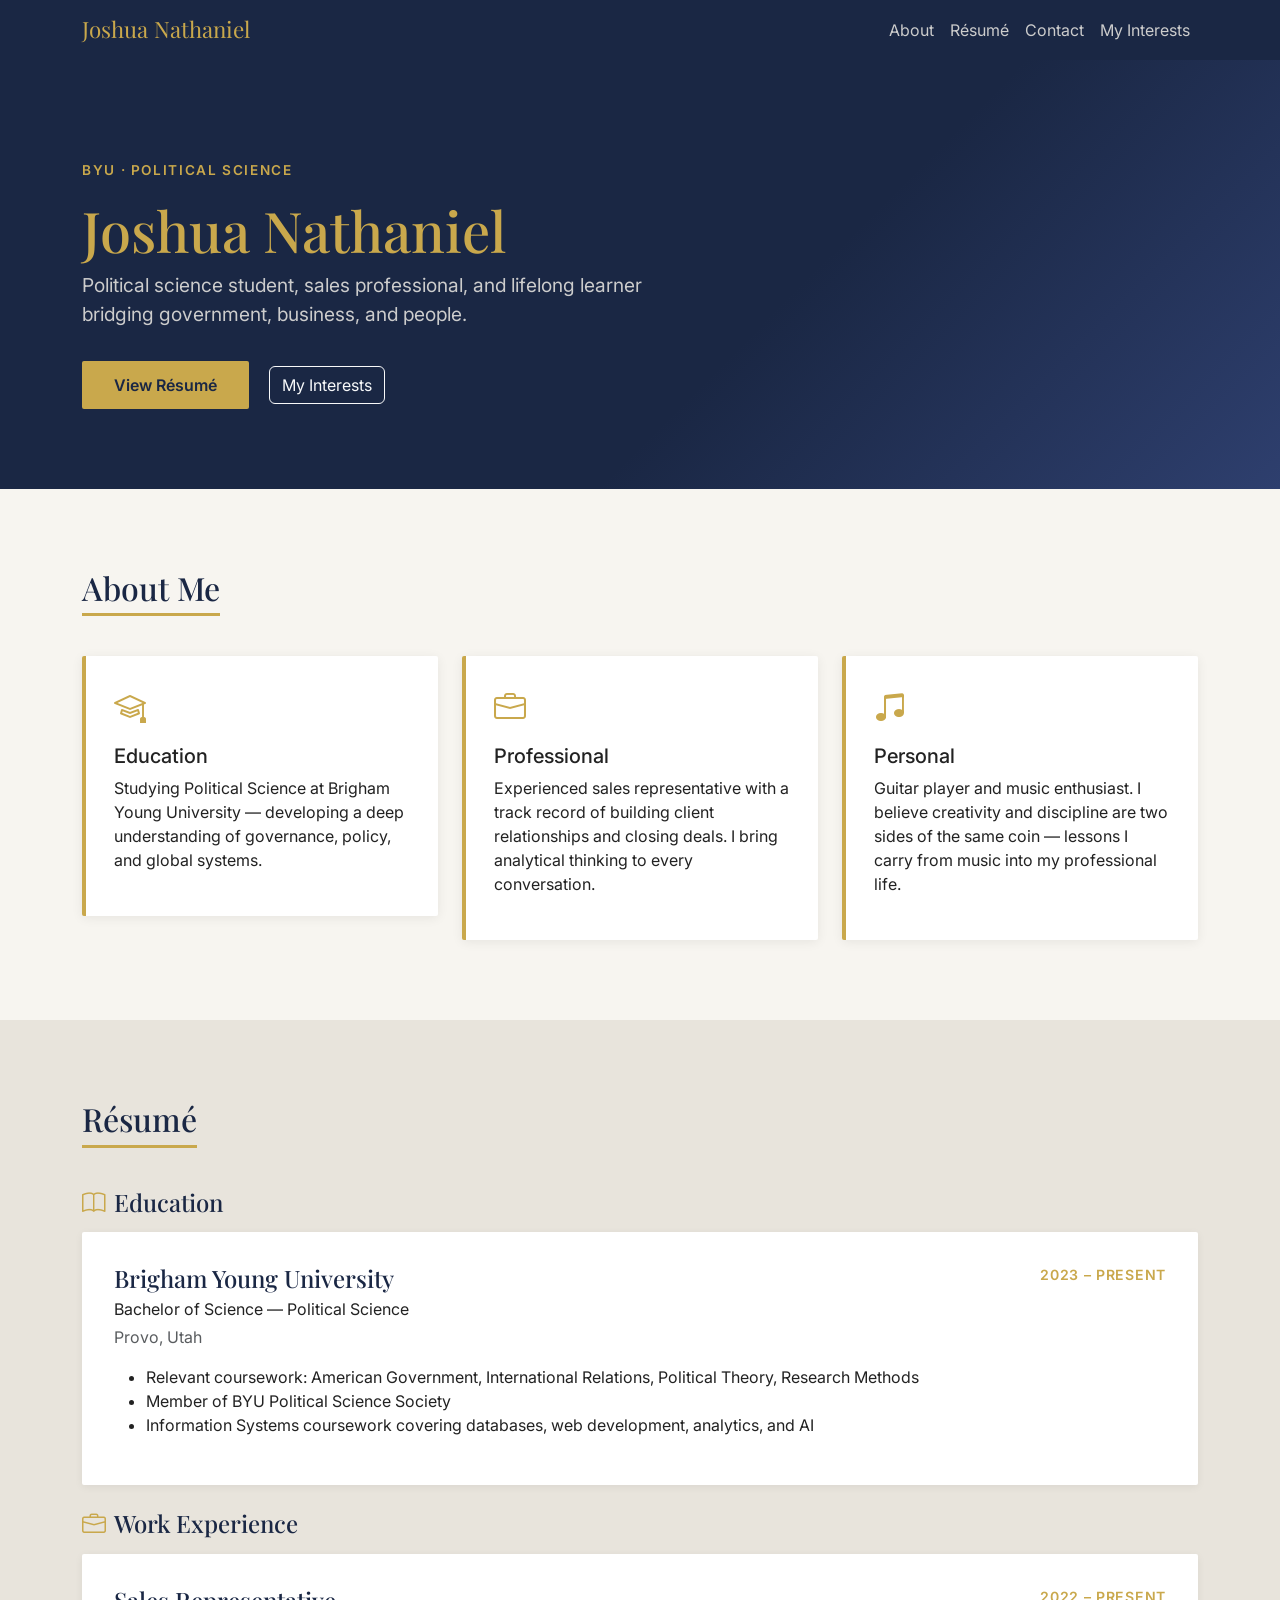
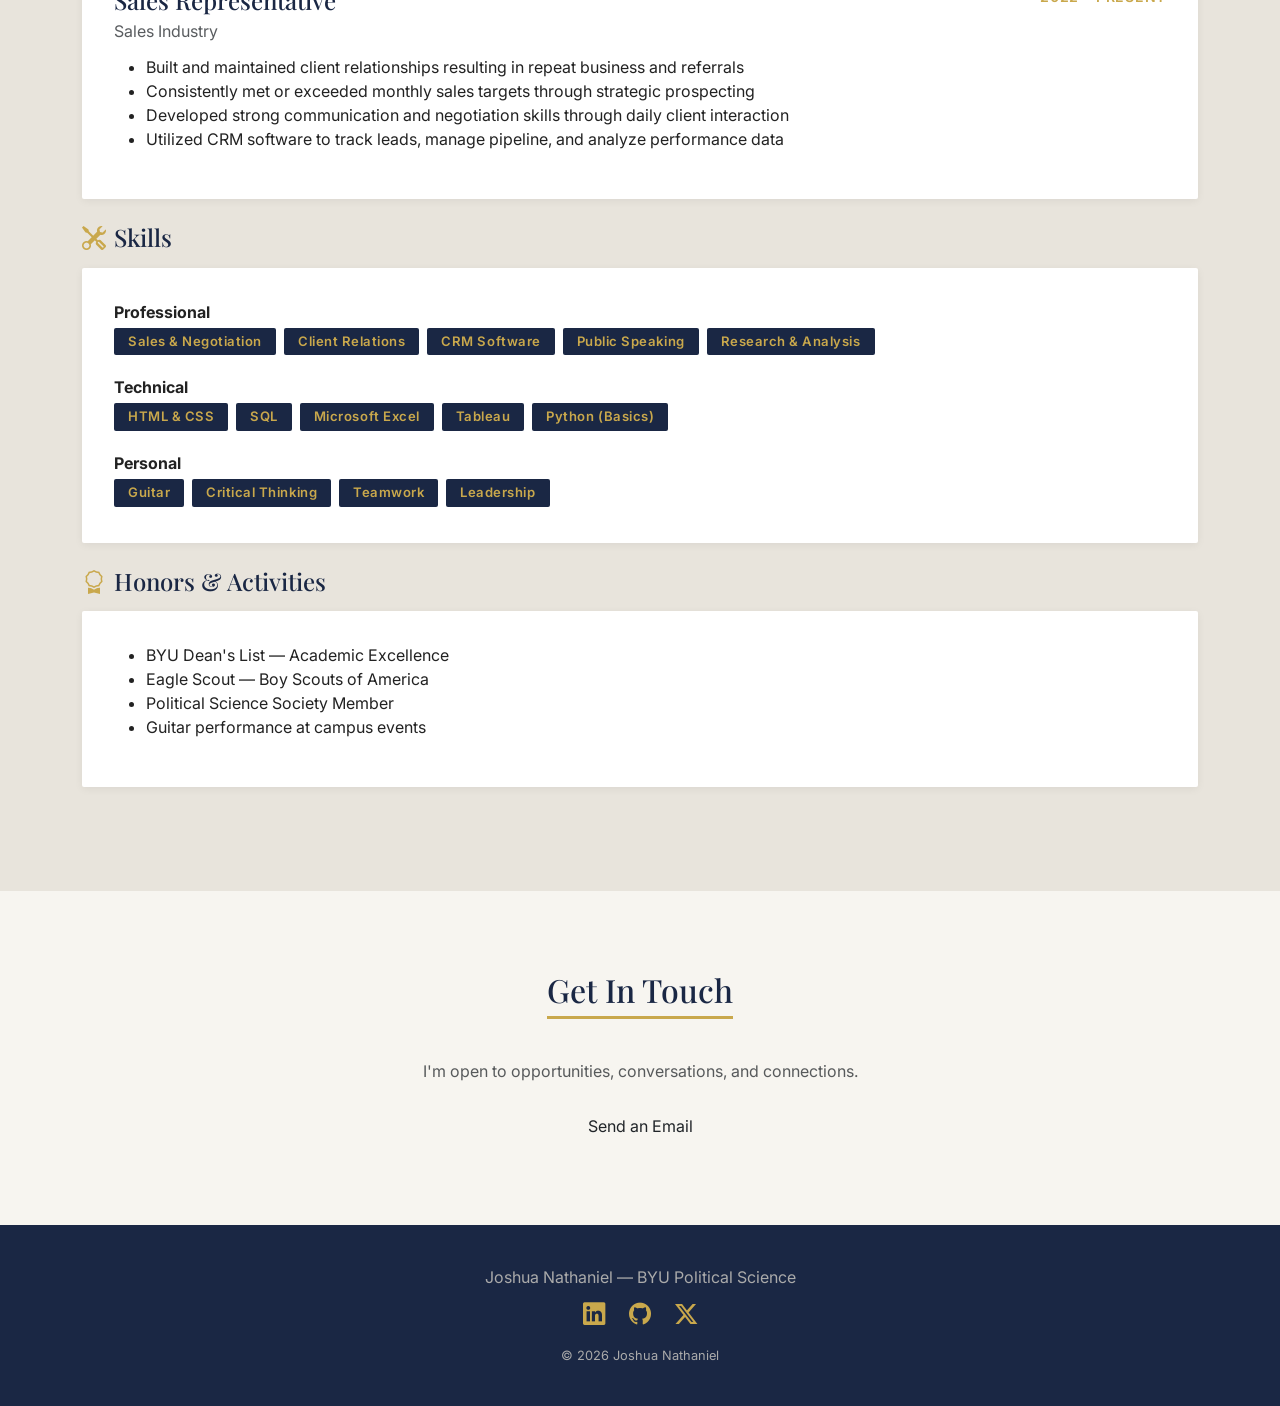
<file: index.html>
<!DOCTYPE html>
<html lang="en">
<head>
  <meta charset="UTF-8" />
  <meta name="viewport" content="width=device-width, initial-scale=1.0"/>
  <title>Joshua Nathaniel | Political Science & Sales</title>
  <link href="https://cdn.jsdelivr.net/npm/bootstrap@5.3.2/dist/css/bootstrap.min.css" rel="stylesheet"/>
  <link href="https://cdn.jsdelivr.net/npm/bootstrap-icons@1.11.3/font/bootstrap-icons.min.css" rel="stylesheet"/>
  <link href="https://fonts.googleapis.com/css2?family=Playfair+Display:wght@700&family=Inter:wght@300;400;600&display=swap" rel="stylesheet"/>
  <style>
    :root {
      --navy: #1a2744;
      --gold: #c9a84c;
      --light: #f7f5f0;
      --mid: #e8e4dc;
    }
    body { font-family: 'Inter', sans-serif; background: var(--light); color: #222; }
    h1,h2,h3,h4 { font-family: 'Playfair Display', serif; }

    /* NAVBAR */
    .navbar { background: var(--navy) !important; }
    .navbar-brand { color: var(--gold) !important; font-family: 'Playfair Display', serif; font-size: 1.4rem; }
    .nav-link { color: #ccc !important; }
    .nav-link:hover { color: var(--gold) !important; }

    /* HERO */
    .hero {
      background: linear-gradient(135deg, var(--navy) 60%, #2e3f6e);
      color: white;
      padding: 100px 0 80px;
    }
    .hero h1 { font-size: 3.5rem; color: var(--gold); }
    .hero p { font-size: 1.2rem; color: #ccc; max-width: 600px; }
    .hero .btn-gold {
      background: var(--gold); color: var(--navy); font-weight: 600;
      border: none; padding: 12px 32px; border-radius: 2px;
    }
    .hero .btn-gold:hover { background: #b8922f; color: white; }

    /* SECTIONS */
    section { padding: 80px 0; }
    .section-title { color: var(--navy); border-bottom: 3px solid var(--gold); display: inline-block; padding-bottom: 6px; margin-bottom: 40px; }

    /* ABOUT CARDS */
    .about-card {
      background: white; border-left: 4px solid var(--gold);
      padding: 28px; border-radius: 2px;
      box-shadow: 0 2px 12px rgba(0,0,0,0.07);
    }
    .about-card i { color: var(--gold); font-size: 2rem; margin-bottom: 12px; display: block; }

    /* RESUME */
    #resume { background: var(--mid); }
    .resume-block { background: white; border-radius: 2px; padding: 32px; margin-bottom: 24px; box-shadow: 0 2px 8px rgba(0,0,0,0.06); }
    .resume-block h4 { color: var(--navy); margin-bottom: 4px; }
    .resume-block .date { color: var(--gold); font-size: 0.88rem; font-weight: 600; letter-spacing: 0.05em; text-transform: uppercase; }
    .skill-badge {
      display: inline-block; background: var(--navy); color: var(--gold);
      padding: 4px 14px; border-radius: 2px; font-size: 0.82rem;
      margin: 4px 4px 4px 0; font-weight: 600; letter-spacing: 0.04em;
    }

    /* FOOTER */
    footer { background: var(--navy); color: #aaa; padding: 40px 0; text-align: center; }
    footer a { color: var(--gold); text-decoration: none; margin: 0 10px; font-size: 1.4rem; }
    footer a:hover { color: white; }
  </style>
</head>
<body>

<!-- NAVBAR -->
<nav class="navbar navbar-expand-lg sticky-top">
  <div class="container">
    <a class="navbar-brand" href="index.html">Joshua Nathaniel</a>
    <button class="navbar-toggler" type="button" data-bs-toggle="collapse" data-bs-target="#navMenu">
      <span class="navbar-toggler-icon"></span>
    </button>
    <div class="collapse navbar-collapse" id="navMenu">
      <ul class="navbar-nav ms-auto">
        <li class="nav-item"><a class="nav-link" href="#about">About</a></li>
        <li class="nav-item"><a class="nav-link" href="#resume">Résumé</a></li>
        <li class="nav-item"><a class="nav-link" href="#contact">Contact</a></li>
        <li class="nav-item"><a class="nav-link" href="scratch.html">My Interests</a></li>
      </ul>
    </div>
  </div>
</nav>

<!-- HERO -->
<section class="hero">
  <div class="container">
    <p style="color:var(--gold);letter-spacing:.12em;font-size:.85rem;text-transform:uppercase;font-weight:600;">BYU · Political Science</p>
    <h1>Joshua Nathaniel</h1>
    <p>Political science student, sales professional, and lifelong learner bridging government, business, and people.</p>
    <a href="#resume" class="btn btn-gold mt-3 me-3">View Résumé</a>
    <a href="scratch.html" class="btn btn-outline-light mt-3">My Interests</a>
  </div>
</section>

<!-- ABOUT -->
<section id="about">
  <div class="container">
    <h2 class="section-title">About Me</h2>
    <div class="row g-4">
      <div class="col-md-4">
        <div class="about-card">
          <i class="bi bi-mortarboard"></i>
          <h5>Education</h5>
          <p>Studying Political Science at Brigham Young University — developing a deep understanding of governance, policy, and global systems.</p>
        </div>
      </div>
      <div class="col-md-4">
        <div class="about-card">
          <i class="bi bi-briefcase"></i>
          <h5>Professional</h5>
          <p>Experienced sales representative with a track record of building client relationships and closing deals. I bring analytical thinking to every conversation.</p>
        </div>
      </div>
      <div class="col-md-4">
        <div class="about-card">
          <i class="bi bi-music-note-beamed"></i>
          <h5>Personal</h5>
          <p>Guitar player and music enthusiast. I believe creativity and discipline are two sides of the same coin — lessons I carry from music into my professional life.</p>
        </div>
      </div>
    </div>
  </div>
</section>

<!-- RESUME -->
<section id="resume">
  <div class="container">
    <h2 class="section-title">Résumé</h2>

    <h4 class="mb-3" style="color:var(--navy)"><i class="bi bi-book me-2" style="color:var(--gold)"></i>Education</h4>
    <div class="resume-block">
      <div class="d-flex justify-content-between align-items-start flex-wrap">
        <div>
          <h4>Brigham Young University</h4>
          <p class="mb-1">Bachelor of Science — Political Science</p>
          <p class="text-muted mb-0">Provo, Utah</p>
        </div>
        <span class="date">2023 – Present</span>
      </div>
      <ul class="mt-3">
        <li>Relevant coursework: American Government, International Relations, Political Theory, Research Methods</li>
        <li>Member of BYU Political Science Society</li>
        <li>Information Systems coursework covering databases, web development, analytics, and AI</li>
      </ul>
    </div>

    <h4 class="mb-3 mt-4" style="color:var(--navy)"><i class="bi bi-briefcase me-2" style="color:var(--gold)"></i>Work Experience</h4>
    <div class="resume-block">
      <div class="d-flex justify-content-between align-items-start flex-wrap">
        <div>
          <h4>Sales Representative</h4>
          <p class="mb-1 text-muted">Sales Industry</p>
        </div>
        <span class="date">2022 – Present</span>
      </div>
      <ul class="mt-2">
        <li>Built and maintained client relationships resulting in repeat business and referrals</li>
        <li>Consistently met or exceeded monthly sales targets through strategic prospecting</li>
        <li>Developed strong communication and negotiation skills through daily client interaction</li>
        <li>Utilized CRM software to track leads, manage pipeline, and analyze performance data</li>
      </ul>
    </div>

    <h4 class="mb-3 mt-4" style="color:var(--navy)"><i class="bi bi-tools me-2" style="color:var(--gold)"></i>Skills</h4>
    <div class="resume-block">
      <div class="mb-3">
        <strong>Professional</strong><br>
        <span class="skill-badge">Sales & Negotiation</span>
        <span class="skill-badge">Client Relations</span>
        <span class="skill-badge">CRM Software</span>
        <span class="skill-badge">Public Speaking</span>
        <span class="skill-badge">Research & Analysis</span>
      </div>
      <div class="mb-3">
        <strong>Technical</strong><br>
        <span class="skill-badge">HTML & CSS</span>
        <span class="skill-badge">SQL</span>
        <span class="skill-badge">Microsoft Excel</span>
        <span class="skill-badge">Tableau</span>
        <span class="skill-badge">Python (Basics)</span>
      </div>
      <div>
        <strong>Personal</strong><br>
        <span class="skill-badge">Guitar</span>
        <span class="skill-badge">Critical Thinking</span>
        <span class="skill-badge">Teamwork</span>
        <span class="skill-badge">Leadership</span>
      </div>
    </div>

    <h4 class="mb-3 mt-4" style="color:var(--navy)"><i class="bi bi-award me-2" style="color:var(--gold)"></i>Honors & Activities</h4>
    <div class="resume-block">
      <ul>
        <li>BYU Dean's List — Academic Excellence</li>
        <li>Eagle Scout — Boy Scouts of America</li>
        <li>Political Science Society Member</li>
        <li>Guitar performance at campus events</li>
      </ul>
    </div>
  </div>
</section>

<!-- CONTACT -->
<section id="contact">
  <div class="container text-center">
    <h2 class="section-title">Get In Touch</h2>
    <p class="text-muted mb-4">I'm open to opportunities, conversations, and connections.</p>
    <a href="mailto:joshua@example.com" class="btn btn-gold">Send an Email</a>
  </div>
</section>

<!-- FOOTER -->
<footer id="footer">
  <div class="container">
    <p class="mb-2">Joshua Nathaniel &mdash; BYU Political Science</p>
    <div>
      <a href="https://www.linkedin.com" target="_blank"><i class="bi bi-linkedin"></i></a>
      <a href="https://www.github.com" target="_blank"><i class="bi bi-github"></i></a>
      <a href="https://www.twitter.com" target="_blank"><i class="bi bi-twitter-x"></i></a>
    </div>
    <p class="mt-3 mb-0" style="font-size:.8rem;">&copy; 2026 Joshua Nathaniel</p>
  </div>
</footer>

<script src="https://cdn.jsdelivr.net/npm/bootstrap@5.3.2/dist/js/bootstrap.bundle.min.js"></script>
</body>
</html>
</file>
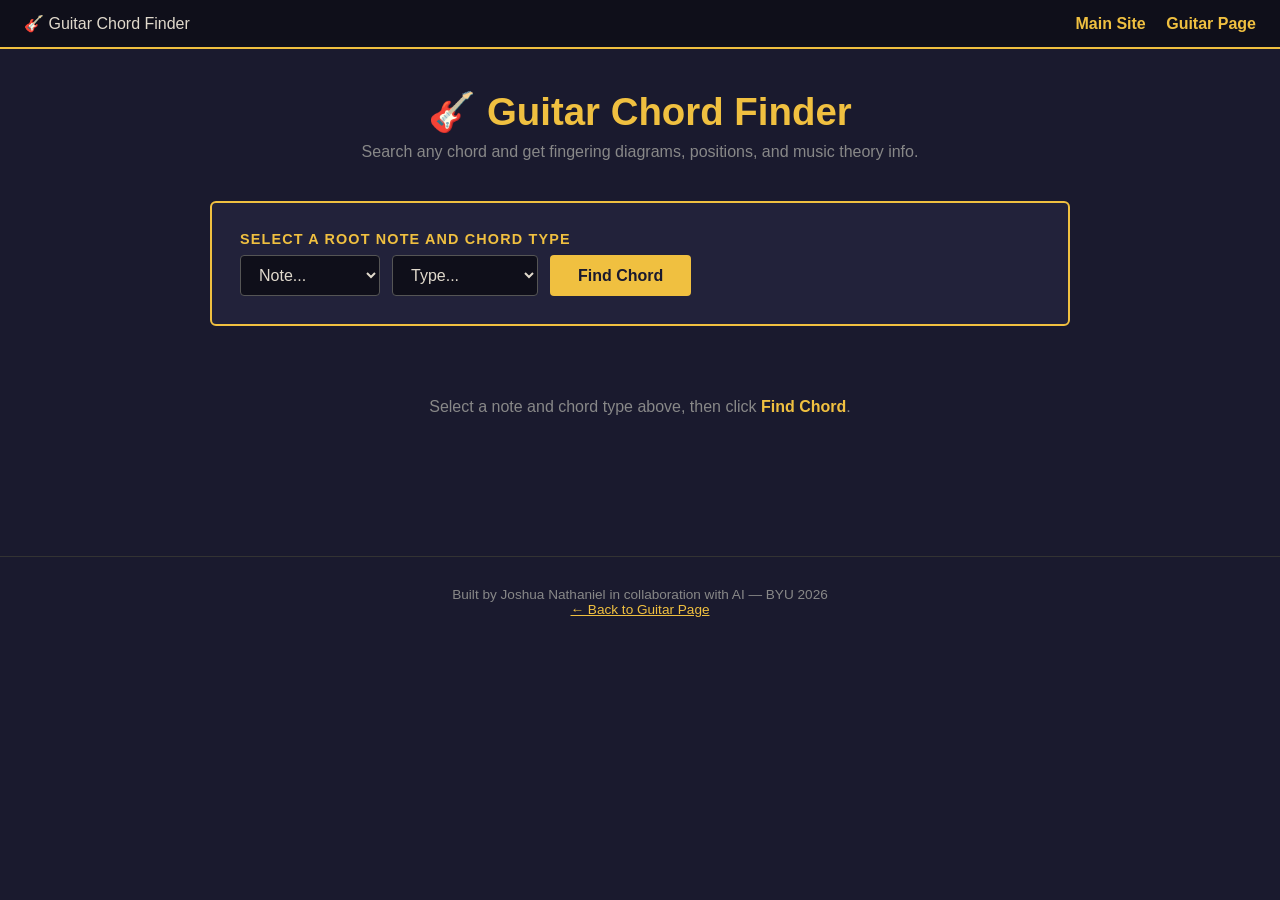
<file: app.html>
<!DOCTYPE html>
<html lang="en">
<head>
  <meta charset="UTF-8"/>
  <meta name="viewport" content="width=device-width, initial-scale=1.0"/>
  <title>Guitar Chord Finder | Joshua Nathaniel</title>
  <style>
    :root {
      --bg: #1a1a2e;
      --surface: #22223a;
      --gold: #f0c040;
      --gold-dark: #c9952a;
      --text: #e0d9cc;
      --muted: #888;
      --string: #ccc;
    }

    * { box-sizing: border-box; margin: 0; padding: 0; }

    body {
      background: var(--bg);
      color: var(--text);
      font-family: 'Trebuchet MS', Arial, sans-serif;
      min-height: 100vh;
    }

    nav {
      background: #0f0f1a;
      padding: 14px 24px;
      display: flex;
      justify-content: space-between;
      align-items: center;
      border-bottom: 2px solid var(--gold);
    }
    nav a { color: var(--gold); text-decoration: none; font-weight: bold; }
    nav a:hover { color: white; }

    .container {
      max-width: 900px;
      margin: 0 auto;
      padding: 40px 20px;
    }

    h1 {
      color: var(--gold);
      font-size: 2.4rem;
      text-align: center;
      margin-bottom: 8px;
    }

    .subtitle {
      text-align: center;
      color: var(--muted);
      margin-bottom: 40px;
      font-size: 1rem;
    }

    /* SEARCH BAR */
    .search-area {
      background: var(--surface);
      border: 2px solid var(--gold);
      border-radius: 6px;
      padding: 28px;
      margin-bottom: 32px;
    }

    .search-area label {
      display: block;
      color: var(--gold);
      font-weight: bold;
      margin-bottom: 8px;
      font-size: 0.9rem;
      letter-spacing: 0.08em;
      text-transform: uppercase;
    }

    .input-row {
      display: flex;
      gap: 12px;
      flex-wrap: wrap;
    }

    select, input[type="text"] {
      background: #0f0f1a;
      color: var(--text);
      border: 1px solid #555;
      border-radius: 4px;
      padding: 10px 14px;
      font-size: 1rem;
      font-family: inherit;
    }

    select:focus, input[type="text"]:focus {
      outline: 2px solid var(--gold);
      border-color: var(--gold);
    }

    select { min-width: 140px; }

    .btn {
      background: var(--gold);
      color: #1a1a2e;
      border: none;
      padding: 10px 28px;
      border-radius: 4px;
      font-size: 1rem;
      font-weight: bold;
      cursor: pointer;
      font-family: inherit;
      transition: background 0.2s;
    }
    .btn:hover { background: var(--gold-dark); }

    /* CHORD DISPLAY */
    .chord-grid {
      display: grid;
      grid-template-columns: repeat(auto-fill, minmax(200px, 1fr));
      gap: 24px;
    }

    .chord-card {
      background: var(--surface);
      border: 1px solid #444;
      border-radius: 6px;
      padding: 20px;
      text-align: center;
      transition: border-color 0.2s, transform 0.1s;
    }
    .chord-card:hover {
      border-color: var(--gold);
      transform: translateY(-2px);
    }

    .chord-name {
      font-size: 1.6rem;
      font-weight: bold;
      color: var(--gold);
      margin-bottom: 4px;
    }
    .chord-type {
      color: var(--muted);
      font-size: 0.82rem;
      margin-bottom: 14px;
      text-transform: uppercase;
      letter-spacing: 0.06em;
    }

    /* SVG CHORD DIAGRAM */
    .chord-diagram svg {
      display: block;
      margin: 0 auto;
    }

    .fingers {
      font-size: 0.8rem;
      color: var(--muted);
      margin-top: 10px;
    }

    /* STATUS */
    .status-msg {
      text-align: center;
      color: var(--muted);
      font-size: 1rem;
      padding: 40px;
    }

    .loading {
      text-align: center;
      padding: 40px;
    }
    .spinner {
      display: inline-block;
      width: 36px;
      height: 36px;
      border: 4px solid #333;
      border-top-color: var(--gold);
      border-radius: 50%;
      animation: spin 0.7s linear infinite;
      margin-bottom: 12px;
    }
    @keyframes spin { to { transform: rotate(360deg); } }

    footer {
      text-align: center;
      padding: 30px;
      color: var(--muted);
      font-size: 0.85rem;
      border-top: 1px solid #333;
      margin-top: 60px;
    }
    footer a { color: var(--gold); }
  </style>
</head>
<body>

<nav>
  <span>🎸 Guitar Chord Finder</span>
  <div>
    <a href="index.html" style="margin-right:16px;">Main Site</a>
    <a href="scratch.html">Guitar Page</a>
  </div>
</nav>

<div class="container">
  <h1>🎸 Guitar Chord Finder</h1>
  <p class="subtitle">Search any chord and get fingering diagrams, positions, and music theory info.</p>

  <div class="search-area">
    <label>Select a root note and chord type</label>
    <div class="input-row">
      <select id="noteSelect">
        <option value="">Note...</option>
        <option>C</option><option>C#</option><option>D</option>
        <option>D#</option><option>E</option><option>F</option>
        <option>F#</option><option>G</option><option>G#</option>
        <option>A</option><option>A#</option><option>B</option>
      </select>
      <select id="typeSelect">
        <option value="">Type...</option>
        <option value="major">Major</option>
        <option value="minor">Minor</option>
        <option value="7">Dominant 7th</option>
        <option value="maj7">Major 7th</option>
        <option value="min7">Minor 7th</option>
        <option value="sus2">Sus2</option>
        <option value="sus4">Sus4</option>
        <option value="dim">Diminished</option>
        <option value="aug">Augmented</option>
      </select>
      <button class="btn" onclick="findChord()">Find Chord</button>
    </div>
  </div>

  <div id="output">
    <p class="status-msg">Select a note and chord type above, then click <strong style="color:var(--gold)">Find Chord</strong>.</p>
  </div>
</div>

<footer>
  <p>Built by Joshua Nathaniel in collaboration with AI &mdash; BYU 2026</p>
  <p><a href="scratch.html">← Back to Guitar Page</a></p>
</footer>

<script>
// ── CHORD DATABASE ──────────────────────────────────────────────────────────
// frets: array of 6 strings (low E to high e)
// -1 = muted (X), 0 = open, 1-5 = fret number
// fingers: which finger on each string (0 = open/muted)
const CHORDS = {
  "C major":   { frets:[0,3,2,0,1,0], fingers:[0,3,2,0,1,0], notes:["C","E","G"],       desc:"The most common open chord. Warm and bright." },
  "C minor":   { frets:[-1,3,5,5,4,3], fingers:[0,1,3,4,2,1], notes:["C","Eb","G"],     desc:"A barre chord version. Dark and emotional." },
  "C 7":       { frets:[0,3,2,3,1,0], fingers:[0,3,2,4,1,0], notes:["C","E","G","Bb"],  desc:"Dominant 7th — bluesy and unresolved feeling." },
  "C maj7":    { frets:[0,3,2,0,0,0], fingers:[0,3,2,0,0,0], notes:["C","E","G","B"],   desc:"Dreamy and sophisticated. Common in jazz." },
  "C min7":    { frets:[0,3,1,0,4,3], fingers:[0,2,1,0,4,3], notes:["C","Eb","G","Bb"], desc:"Smooth and soulful. Great for R&B." },
  "C sus2":    { frets:[0,3,0,0,3,3], fingers:[0,2,0,0,3,4], notes:["C","D","G"],       desc:"Ambiguous and open-sounding. No major/minor." },
  "C sus4":    { frets:[0,3,3,0,1,1], fingers:[0,2,3,0,1,1], notes:["C","F","G"],       desc:"Suspended — creates tension wanting resolution." },
  "C dim":     { frets:[0,3,4,5,4,3], fingers:[0,1,2,4,3,1], notes:["C","Eb","Gb"],     desc:"Tense and dramatic. Classic in classical music." },
  "C aug":     { frets:[0,3,2,1,1,0], fingers:[0,4,3,2,1,0], notes:["C","E","G#"],      desc:"Unsettling and dreamlike. Used in jazz and pop." },

  "D major":   { frets:[-1,-1,0,2,3,2], fingers:[0,0,0,1,3,2], notes:["D","F#","A"],    desc:"Open and resonant. Essential beginner chord." },
  "D minor":   { frets:[-1,-1,0,2,3,1], fingers:[0,0,0,2,3,1], notes:["D","F","A"],     desc:"Melancholic and expressive." },
  "D 7":       { frets:[-1,-1,0,2,1,2], fingers:[0,0,0,2,1,3], notes:["D","F#","A","C"],desc:"Bluesy 7th. Great for country and blues." },
  "D maj7":    { frets:[-1,-1,0,2,2,2], fingers:[0,0,0,2,3,4], notes:["D","F#","A","C#"],desc:"Lush and jazzy." },
  "D min7":    { frets:[-1,-1,0,2,1,1], fingers:[0,0,0,2,1,1], notes:["D","F","A","C"], desc:"Smooth minor 7th. Very common in jazz." },
  "D sus2":    { frets:[-1,-1,0,2,3,0], fingers:[0,0,0,1,3,0], notes:["D","E","A"],     desc:"Open and airy. Great for acoustic songs." },
  "D sus4":    { frets:[-1,-1,0,2,3,3], fingers:[0,0,0,1,3,4], notes:["D","G","A"],     desc:"Classic rock sound — think 'Pinball Wizard'." },
  "D dim":     { frets:[-1,-1,0,1,3,1], fingers:[0,0,0,1,3,2], notes:["D","F","Ab"],    desc:"Tense diminished voicing." },
  "D aug":     { frets:[-1,-1,0,3,3,2], fingers:[0,0,0,3,4,2], notes:["D","F#","A#"],   desc:"Augmented — raises the 5th for drama." },

  "E major":   { frets:[0,2,2,1,0,0], fingers:[0,2,3,1,0,0], notes:["E","G#","B"],      desc:"The most powerful open chord. Full and rich." },
  "E minor":   { frets:[0,2,2,0,0,0], fingers:[0,2,3,0,0,0], notes:["E","G","B"],       desc:"Easy two-finger chord. Deep and mournful." },
  "E 7":       { frets:[0,2,0,1,0,0], fingers:[0,2,0,1,0,0], notes:["E","G#","B","D"],  desc:"Classic blues chord. Instantly recognizable." },
  "E maj7":    { frets:[0,2,1,1,0,0], fingers:[0,2,1,1,0,0], notes:["E","G#","B","D#"], desc:"Beautiful open voicing. Common in folk." },
  "E min7":    { frets:[0,2,0,0,0,0], fingers:[0,2,0,0,0,0], notes:["E","G","B","D"],   desc:"Easy and smooth. Just one finger needed!" },
  "E sus2":    { frets:[0,2,2,4,0,0], fingers:[0,1,2,4,0,0], notes:["E","F#","B"],      desc:"Floaty, suspended sound." },
  "E sus4":    { frets:[0,2,2,2,0,0], fingers:[0,1,2,3,0,0], notes:["E","A","B"],       desc:"Big open sus4 voicing." },
  "E dim":     { frets:[0,1,2,0,3,3], fingers:[0,1,2,0,3,4], notes:["E","G","Bb"],      desc:"Diminished tension." },
  "E aug":     { frets:[0,3,2,1,0,0], fingers:[0,4,3,2,0,0], notes:["E","G#","C"],      desc:"Augmented — used in jazz and classical." },

  "G major":   { frets:[3,2,0,0,0,3], fingers:[2,1,0,0,0,3], notes:["G","B","D"],       desc:"One of the most common open chords. Full sound." },
  "G minor":   { frets:[3,5,5,3,3,3], fingers:[1,3,4,1,1,1], notes:["G","Bb","D"],      desc:"Barre chord version. Deep and resonant." },
  "G 7":       { frets:[3,2,0,0,0,1], fingers:[3,2,0,0,0,1], notes:["G","B","D","F"],   desc:"Dominant 7th. Common in blues progressions." },
  "G maj7":    { frets:[3,2,0,0,0,2], fingers:[3,2,0,0,0,1], notes:["G","B","D","F#"],  desc:"Beautiful, sophisticated voicing." },
  "G min7":    { frets:[3,5,3,3,3,3], fingers:[1,3,1,1,1,1], notes:["G","Bb","D","F"],  desc:"Smooth minor 7th barre chord." },
  "G sus2":    { frets:[3,0,0,0,3,3], fingers:[2,0,0,0,3,4], notes:["G","A","D"],       desc:"Open, beautiful suspended chord." },
  "G sus4":    { frets:[3,3,0,0,1,3], fingers:[3,4,0,0,1,2], notes:["G","C","D"],       desc:"Sustained, unresolved feeling." },
  "G dim":     { frets:[3,4,5,3,-1,-1], fingers:[1,2,3,1,0,0], notes:["G","Bb","Db"],   desc:"Tense diminished chord." },
  "G aug":     { frets:[3,2,1,0,0,3], fingers:[4,3,2,0,0,1], notes:["G","B","D#"],      desc:"Augmented 5th — dramatic effect." },

  "A major":   { frets:[-1,0,2,2,2,0], fingers:[0,0,1,2,3,0], notes:["A","C#","E"],     desc:"Open A. Bright and versatile." },
  "A minor":   { frets:[-1,0,2,2,1,0], fingers:[0,0,2,3,1,0], notes:["A","C","E"],      desc:"Open Am. One of the first chords you learn." },
  "A 7":       { frets:[-1,0,2,0,2,0], fingers:[0,0,2,0,3,0], notes:["A","C#","E","G"], desc:"Easy open dominant 7th." },
  "A maj7":    { frets:[-1,0,2,1,2,0], fingers:[0,0,3,1,4,0], notes:["A","C#","E","G#"],desc:"Jazzy and sophisticated open chord." },
  "A min7":    { frets:[-1,0,2,0,1,0], fingers:[0,0,2,0,1,0], notes:["A","C","E","G"],  desc:"Smooth and mellow. Very common." },
  "A sus2":    { frets:[-1,0,2,2,0,0], fingers:[0,0,1,2,0,0], notes:["A","B","E"],      desc:"Sparkly open suspended chord." },
  "A sus4":    { frets:[-1,0,2,2,3,0], fingers:[0,0,1,2,3,0], notes:["A","D","E"],      desc:"Classic sus4 voicing." },
  "A dim":     { frets:[-1,0,1,2,1,0], fingers:[0,0,1,3,2,0], notes:["A","C","Eb"],     desc:"Tense diminished." },
  "A aug":     { frets:[-1,0,3,2,2,1], fingers:[0,0,4,2,3,1], notes:["A","C#","E#"],    desc:"Augmented A chord." },

  "B major":   { frets:[-1,2,4,4,4,2], fingers:[0,1,3,3,3,1], notes:["B","D#","F#"],    desc:"Barre chord at 2nd fret. Common in songs using A and E." },
  "B minor":   { frets:[-1,2,4,4,3,2], fingers:[0,1,3,4,2,1], notes:["B","D","F#"],     desc:"Common barre chord. Dark and intense." },
  "B 7":       { frets:[-1,2,1,2,0,2], fingers:[0,2,1,3,0,4], notes:["B","D#","F#","A"],desc:"Punchy dominant 7th. Used in many blues progressions." },
  "B maj7":    { frets:[-1,2,4,3,4,2], fingers:[0,1,3,2,4,1], notes:["B","D#","F#","A#"],desc:"Rich major 7th barre chord." },
  "B min7":    { frets:[-1,2,4,2,3,2], fingers:[0,1,3,1,2,1], notes:["B","D","F#","A"], desc:"Smooth minor 7th. Great for jazz and R&B." },
  "B sus2":    { frets:[-1,2,4,4,2,2], fingers:[0,1,3,4,1,1], notes:["B","C#","F#"],    desc:"Floating suspended quality." },
  "B sus4":    { frets:[-1,2,4,4,5,2], fingers:[0,1,2,3,4,1], notes:["B","E","F#"],     desc:"Suspended 4th barre voicing." },
  "B dim":     { frets:[-1,2,3,4,3,2], fingers:[0,1,2,4,3,1], notes:["B","D","F"],      desc:"Diminished tension on the 2nd fret." },
  "B aug":     { frets:[-1,2,1,0,0,3], fingers:[0,3,2,0,0,4], notes:["B","D#","G"],     desc:"Augmented B chord." },

  // Sharps/flats map to enharmonic equivalents above for simplicity
  "C# major":  { frets:[-1,4,6,6,6,4], fingers:[0,1,3,3,3,1], notes:["C#","F","G#"],    desc:"Barre chord at 4th fret. Also written as Db major." },
  "C# minor":  { frets:[-1,4,6,6,5,4], fingers:[0,1,3,4,2,1], notes:["C#","E","G#"],    desc:"Also written as Db minor." },
  "D# major":  { frets:[-1,6,8,8,8,6], fingers:[0,1,3,3,3,1], notes:["D#","G","A#"],    desc:"Also written as Eb major." },
  "D# minor":  { frets:[-1,6,8,8,7,6], fingers:[0,1,3,4,2,1], notes:["D#","F#","A#"],   desc:"Also written as Eb minor." },
  "F major":   { frets:[1,3,3,2,1,1],  fingers:[1,3,4,2,1,1], notes:["F","A","C"],      desc:"The notorious F barre chord. Every beginner's first test!" },
  "F minor":   { frets:[1,3,3,1,1,1],  fingers:[1,3,4,1,1,1], notes:["F","Ab","C"],     desc:"Full barre minor at 1st fret." },
  "F# major":  { frets:[2,4,4,3,2,2],  fingers:[1,3,4,2,1,1], notes:["F#","A#","C#"],   desc:"Also written as Gb major. Barre at 2nd fret." },
  "F# minor":  { frets:[2,4,4,2,2,2],  fingers:[1,3,4,1,1,1], notes:["F#","A","C#"],    desc:"Common barre chord. Used in many pop songs." },
  "G# major":  { frets:[4,6,6,5,4,4],  fingers:[1,3,4,2,1,1], notes:["G#","C","D#"],    desc:"Also written as Ab major." },
  "G# minor":  { frets:[4,6,6,4,4,4],  fingers:[1,3,4,1,1,1], notes:["G#","B","D#"],    desc:"Also written as Ab minor." },
  "A# major":  { frets:[-1,1,3,3,3,1], fingers:[0,1,3,3,3,1], notes:["A#","D","F"],     desc:"Also written as Bb major." },
  "A# minor":  { frets:[-1,1,3,3,2,1], fingers:[0,1,3,4,2,1], notes:["A#","C#","F"],    desc:"Also written as Bb minor." },
};

// ── DRAW CHORD DIAGRAM ──────────────────────────────────────────────────────
function drawChord(frets) {
  const W = 160, H = 140;
  const stringSpacing = 20;
  const fretSpacing = 24;
  const startX = 28, startY = 36;
  const numStrings = 6, numFrets = 5;

  // Find the minimum fret (excluding 0 and -1) to determine position
  const playedFrets = frets.filter(f => f > 0);
  let minFret = playedFrets.length ? Math.min(...playedFrets) : 1;
  let maxFret = playedFrets.length ? Math.max(...playedFrets) : 5;
  let position = minFret > 1 ? minFret : 1;
  if (maxFret - position > 4) position = minFret;

  let svg = `<svg width="${W}" height="${H}" viewBox="0 0 ${W} ${H}" xmlns="http://www.w3.org/2000/svg">`;

  // Fret position label
  if (position > 1) {
    svg += `<text x="${startX - 8}" y="${startY + 6}" font-size="11" fill="#f0c040" text-anchor="end" font-family="monospace">${position}fr</text>`;
  }

  // Draw nut (thick top bar) if at position 1
  if (position === 1) {
    svg += `<rect x="${startX}" y="${startY - 6}" width="${(numStrings-1)*stringSpacing}" height="5" fill="#e0d9cc" rx="1"/>`;
  }

  // Draw fret lines
  for (let f = 0; f <= numFrets; f++) {
    const y = startY + f * fretSpacing;
    svg += `<line x1="${startX}" y1="${y}" x2="${startX + (numStrings-1)*stringSpacing}" y2="${y}" stroke="#555" stroke-width="1"/>`;
  }

  // Draw strings
  for (let s = 0; s < numStrings; s++) {
    const x = startX + s * stringSpacing;
    svg += `<line x1="${x}" y1="${startY}" x2="${x}" y2="${startY + numFrets * fretSpacing}" stroke="#ccc" stroke-width="1.5"/>`;
  }

  // Draw open/muted markers above nut
  for (let s = 0; s < numStrings; s++) {
    const x = startX + s * stringSpacing;
    const f = frets[s];
    if (f === -1) {
      // Muted (X)
      svg += `<text x="${x}" y="${startY - 10}" font-size="13" fill="#888" text-anchor="middle" font-family="monospace">✕</text>`;
    } else if (f === 0) {
      // Open (O)
      svg += `<circle cx="${x}" cy="${startY - 12}" r="6" fill="none" stroke="#f0c040" stroke-width="1.5"/>`;
    }
  }

  // Draw finger dots
  for (let s = 0; s < numStrings; s++) {
    const f = frets[s];
    if (f > 0) {
      const adjustedFret = f - position + 1;
      if (adjustedFret >= 1 && adjustedFret <= numFrets) {
        const cx = startX + s * stringSpacing;
        const cy = startY + (adjustedFret - 0.5) * fretSpacing;
        svg += `<circle cx="${cx}" cy="${cy}" r="9" fill="#f0c040"/>`;
      }
    }
  }

  svg += `</svg>`;
  return svg;
}

// ── MAIN FIND FUNCTION ───────────────────────────────────────────────────────
async function findChord() {
  const note = document.getElementById('noteSelect').value;
  const type = document.getElementById('typeSelect').value;

  if (!note || !type) {
    document.getElementById('output').innerHTML = `<p class="status-msg">Please select both a <strong style="color:var(--gold)">note</strong> and a <strong style="color:var(--gold)">chord type</strong>.</p>`;
    return;
  }

  const typeLabels = {
    major:'Major', minor:'Minor', '7':'Dominant 7th',
    maj7:'Major 7th', min7:'Minor 7th', sus2:'Sus2',
    sus4:'Sus4', dim:'Diminished', aug:'Augmented'
  };

  document.getElementById('output').innerHTML = `
    <div class="loading">
      <div class="spinner"></div>
      <p style="color:var(--muted)">Looking up ${note} ${typeLabels[type]}...</p>
    </div>`;

  // Try direct lookup first
  const key = `${note} ${type}`;
  const chord = CHORDS[key];

  await new Promise(r => setTimeout(r, 400)); // brief visual delay

  if (chord) {
    renderChord(note, type, typeLabels[type], chord);
  } else {
    // Use Claude API to describe the chord theory
    await fetchFromClaude(note, type, typeLabels[type]);
  }
}

function renderChord(note, type, typeLabel, chord) {
  const chordName = `${note} ${typeLabel}`;
  const diagram = drawChord(chord.frets);
  const fretsDisplay = chord.frets.map(f => f === -1 ? 'X' : f).join(' ');

  document.getElementById('output').innerHTML = `
    <div style="margin-bottom: 24px;">
      <h3 style="color:var(--gold); font-size:1.3rem; margin-bottom:4px;">${chordName}</h3>
      <p style="color:var(--muted); font-size:0.88rem;">Notes: ${chord.notes.join(' – ')}</p>
    </div>
    <div class="chord-grid" style="grid-template-columns: 1fr;">
      <div class="chord-card" style="max-width: 260px;">
        <div class="chord-name">${note}${type === 'major' ? '' : type === 'minor' ? 'm' : type}</div>
        <div class="chord-type">${typeLabel}</div>
        <div class="chord-diagram">${diagram}</div>
        <div class="fingers" style="margin-top:12px; color:var(--muted); font-size:0.8rem;">
          Frets: ${fretsDisplay}
        </div>
        <p style="margin-top:14px; font-size:0.88rem; color:#bbb; line-height:1.6;">${chord.desc}</p>
      </div>
    </div>
    <div style="margin-top:32px; background:var(--surface); border-left:3px solid var(--gold); padding:20px; border-radius:4px;">
      <h4 style="color:var(--gold); margin-bottom:8px; font-size:1rem;">Music Theory</h4>
      <div id="theorySection"><p style="color:var(--muted)">Loading theory info...</p></div>
    </div>`;

  fetchTheory(note, type, typeLabel);
}

async function fetchTheory(note, type, typeLabel) {
  try {
    const response = await fetch("https://api.anthropic.com/v1/messages", {
      method: "POST",
      headers: { "Content-Type": "application/json" },
      body: JSON.stringify({
        model: "claude-sonnet-4-6",
        max_tokens: 1000,
        messages: [{
          role: "user",
          content: `You are a guitar teacher. Give a short, practical explanation (3-4 sentences, plain text, no markdown) about the ${note} ${typeLabel} chord: when to use it in a song, what songs feature it, and a practice tip. Be specific and helpful for a beginner guitarist.`
        }]
      })
    });
    const data = await response.json();
    const text = data.content?.map(b => b.text || '').join('') || "Couldn't load theory info.";
    document.getElementById('theorySection').innerHTML = `<p style="color:#ccc; line-height:1.7; font-size:0.92rem;">${text}</p>`;
  } catch {
    document.getElementById('theorySection').innerHTML = `<p style="color:var(--muted);">Theory info unavailable offline.</p>`;
  }
}

async function fetchFromClaude(note, type, typeLabel) {
  try {
    const response = await fetch("https://api.anthropic.com/v1/messages", {
      method: "POST",
      headers: { "Content-Type": "application/json" },
      body: JSON.stringify({
        model: "claude-sonnet-4-6",
        max_tokens: 1000,
        messages: [{
          role: "user",
          content: `You are a guitar expert. Describe the ${note} ${typeLabel} chord in plain text (no markdown). Include: the notes in the chord, a common fingering or fret positions for 6 strings (use X for muted, 0 for open, numbers for frets), what songs commonly use this chord, and a beginner tip. Keep it to 4-5 sentences total.`
        }]
      })
    });
    const data = await response.json();
    const text = data.content?.map(b => b.text || '').join('') || "Could not load chord info.";
    document.getElementById('output').innerHTML = `
      <div style="background:var(--surface); border-left:3px solid var(--gold); padding:24px; border-radius:4px; max-width:700px;">
        <h3 style="color:var(--gold); margin-bottom:12px;">${note} ${typeLabel}</h3>
        <p style="color:#ccc; line-height:1.8; font-size:0.95rem;">${text}</p>
      </div>`;
  } catch {
    document.getElementById('output').innerHTML = `<p class="status-msg">Couldn't load chord info. Check your connection.</p>`;
  }
}
</script>

</body>
</html>
</file>
